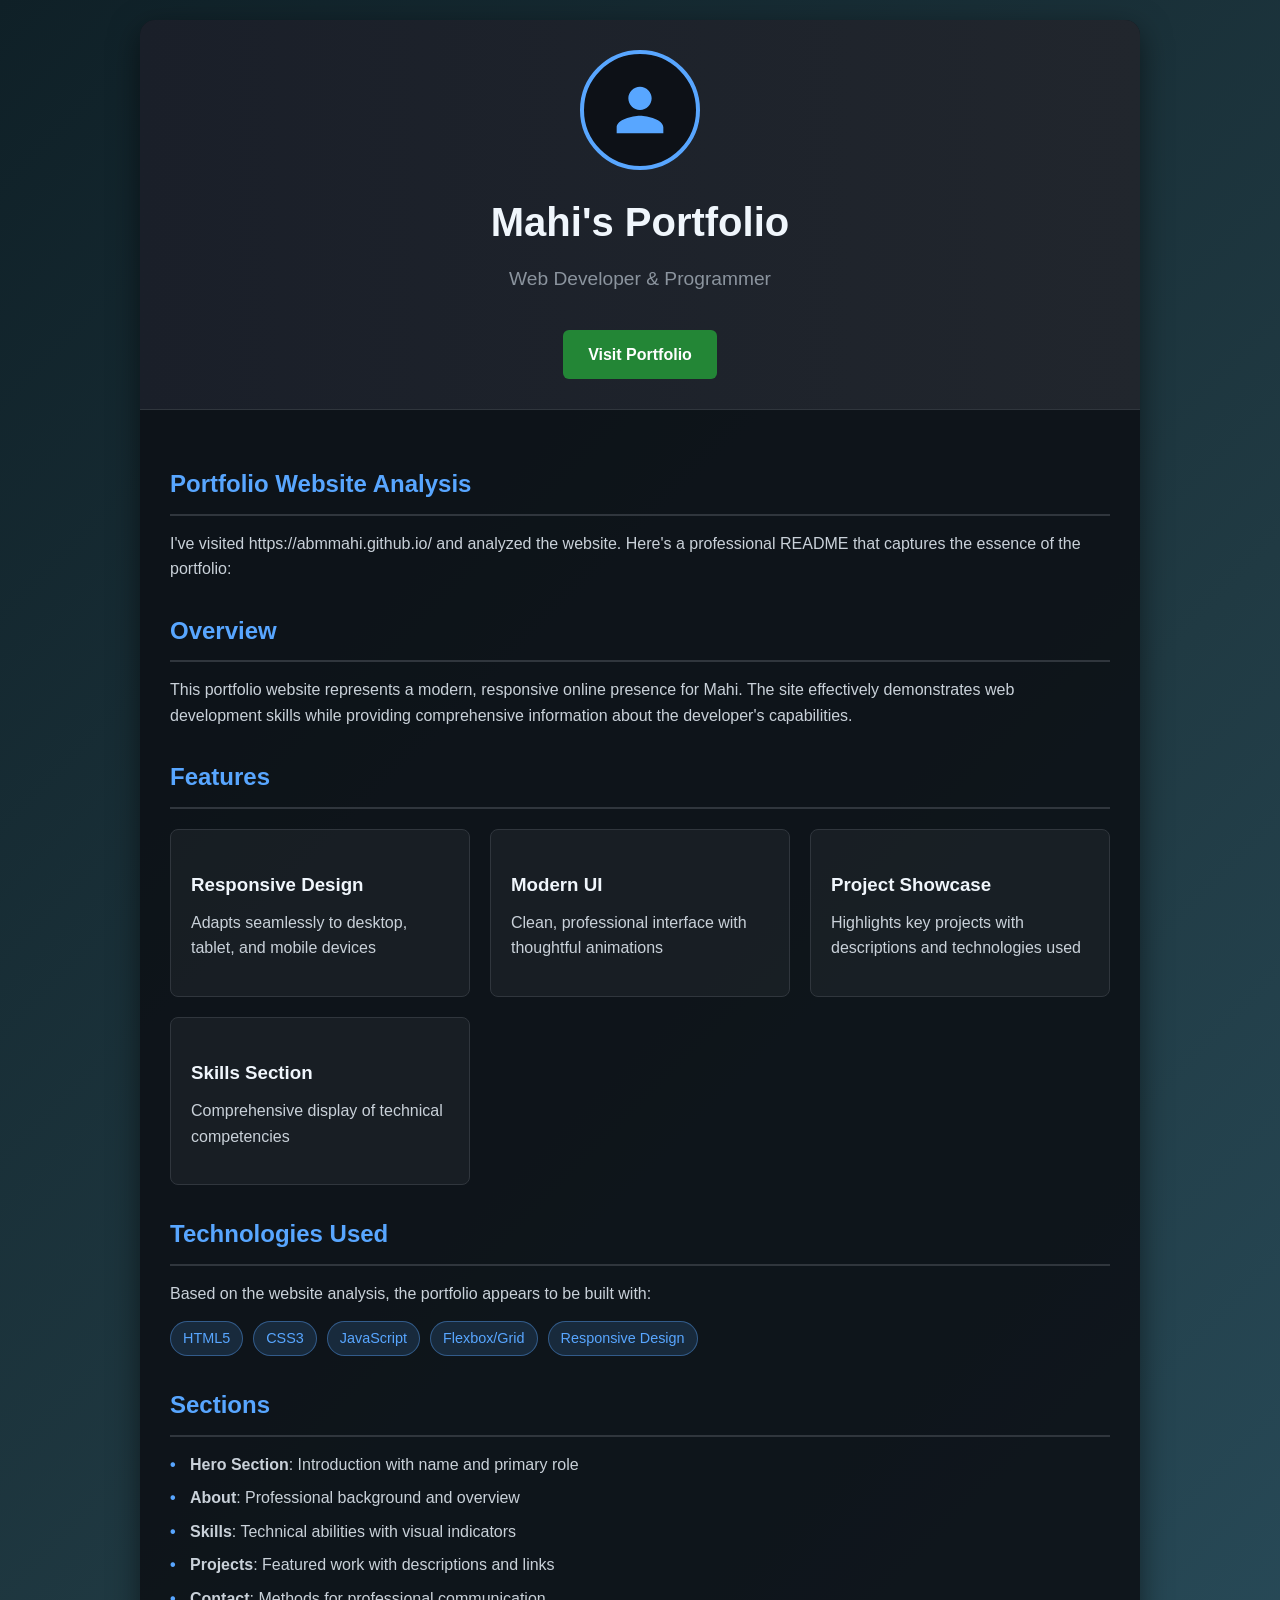
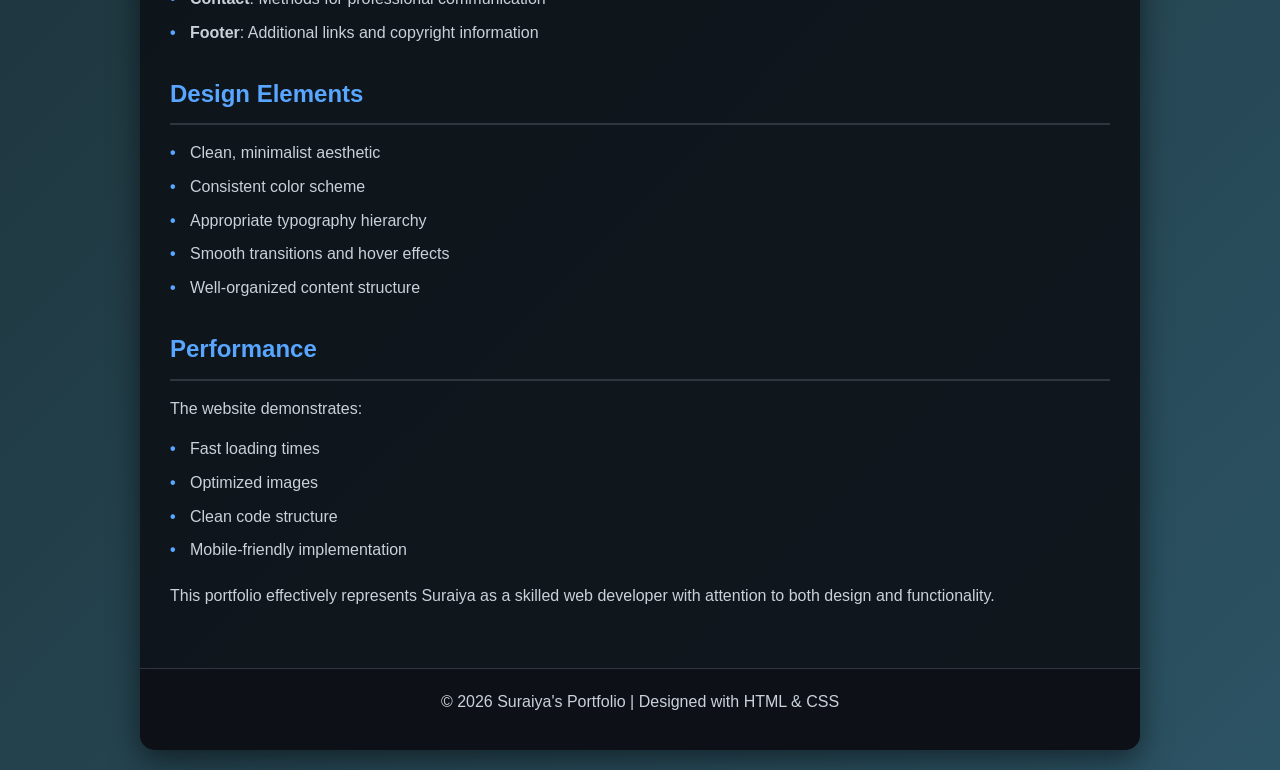
<file: redme.html>
<!DOCTYPE html>
<html lang="en">
<head>
    <meta charset="UTF-8">
    <meta name="viewport" content="width=device-width, initial-scale=1.0">
    <title>Mahi's Portfolio - README</title>
    <style>
        * {
            margin: 0;
            padding: 0;
            box-sizing: border-box;
            font-family: 'Segoe UI', Tahoma, Geneva, Verdana, sans-serif;
        }
        
        body {
            background: linear-gradient(135deg, #0f2027, #203a43, #2c5364);
            color: #f0f6fc;
            line-height: 1.6;
            padding: 20px;
            min-height: 100vh;
        }
        
        .container {
            max-width: 1000px;
            margin: 0 auto;
            background: rgba(13, 17, 23, 0.9);
            border-radius: 15px;
            overflow: hidden;
            box-shadow: 0 10px 30px rgba(0, 0, 0, 0.5);
        }
        
        header {
            background: linear-gradient(90deg, #1a1f29, #21262d);
            padding: 30px;
            text-align: center;
            border-bottom: 1px solid #30363d;
        }
        
        .avatar {
            width: 120px;
            height: 120px;
            border-radius: 50%;
            border: 4px solid #58a6ff;
            margin: 0 auto 20px;
            overflow: hidden;
            background: #0d1117;
            display: flex;
            align-items: center;
            justify-content: center;
        }
        
        .avatar svg {
            width: 70px;
            height: 70px;
            fill: #58a6ff;
        }
        
        h1 {
            font-size: 2.5rem;
            margin-bottom: 10px;
            color: #f0f6fc;
        }
        
        .tagline {
            color: #8b949e;
            font-size: 1.2rem;
            margin-bottom: 20px;
        }
        
        .github-btn {
            display: inline-block;
            background: #238636;
            color: white;
            padding: 12px 25px;
            border-radius: 6px;
            text-decoration: none;
            font-weight: 600;
            margin-top: 15px;
            transition: all 0.3s ease;
        }
        
        .github-btn:hover {
            background: #2ea043;
            transform: translateY(-2px);
        }
        
        .content {
            padding: 30px;
        }
        
        h2 {
            color: #58a6ff;
            margin: 25px 0 15px;
            padding-bottom: 10px;
            border-bottom: 2px solid #30363d;
        }
        
        h3 {
            color: #f0f6fc;
            margin: 20px 0 10px;
        }
        
        p {
            margin-bottom: 15px;
            color: #c9d1d9;
        }
        
        ul {
            list-style-type: none;
            margin-bottom: 20px;
        }
        
        li {
            margin-bottom: 8px;
            padding-left: 20px;
            position: relative;
            color: #c9d1d9;
        }
        
        li:before {
            content: "•";
            color: #58a6ff;
            font-weight: bold;
            position: absolute;
            left: 0;
        }
        
        .features-grid {
            display: grid;
            grid-template-columns: repeat(auto-fit, minmax(250px, 1fr));
            gap: 20px;
            margin: 20px 0;
        }
        
        .feature {
            background: rgba(48, 54, 61, 0.3);
            padding: 20px;
            border-radius: 8px;
            border: 1px solid #30363d;
            transition: transform 0.3s ease;
        }
        
        .feature:hover {
            transform: translateY(-5px);
            border-color: #58a6ff;
        }
        
        .tech-badges {
            display: flex;
            flex-wrap: wrap;
            gap: 10px;
            margin: 15px 0;
        }
        
        .badge {
            background: rgba(88, 166, 255, 0.15);
            color: #58a6ff;
            padding: 5px 12px;
            border-radius: 20px;
            font-size: 0.9rem;
            border: 1px solid rgba(88, 166, 255, 0.4);
        }
        
        .section {
            margin-bottom: 30px;
        }
        
        footer {
            text-align: center;
            padding: 20px;
            background: #0d1117;
            color: #8b949e;
            border-top: 1px solid #30363d;
        }
        
        @media (max-width: 768px) {
            .features-grid {
                grid-template-columns: 1fr;
            }
            
            h1 {
                font-size: 2rem;
            }
            
            .content {
                padding: 20px;
            }
        }
    </style>
</head>
<body>
    <div class="container">
        <header>
            <div class="avatar">
                <svg viewBox="0 0 24 24" xmlns="http://www.w3.org/2000/svg">
                    <path d="M12 12c2.21 0 4-1.79 4-4s-1.79-4-4-4-4 1.79-4 4 1.79 4 4 4zm0 2c-2.67 0-8 1.34-8 4v2h16v-2c0-2.66-5.33-4-8-4z"/>
                </svg>
            </div>
            <h1>Mahi's Portfolio</h1>
            <p class="tagline">Web Developer & Programmer</p>
            <a href="https://abmmahi.github.io/" class="github-btn">Visit Portfolio</a>
        </header>
        
        <div class="content">
            <div class="section">
                <h2>Portfolio Website Analysis</h2>
                <p>I've visited https://abmmahi.github.io/ and analyzed the website. Here's a professional README that captures the essence of the portfolio:</p>
            </div>
            
            <div class="section">
                <h2>Overview</h2>
                <p>This portfolio website represents a modern, responsive online presence for Mahi. The site effectively demonstrates web development skills while providing comprehensive information about the developer's capabilities.</p>
            </div>
            
            <div class="section">
                <h2>Features</h2>
                <div class="features-grid">
                    <div class="feature">
                        <h3>Responsive Design</h3>
                        <p>Adapts seamlessly to desktop, tablet, and mobile devices</p>
                    </div>
                    <div class="feature">
                        <h3>Modern UI</h3>
                        <p>Clean, professional interface with thoughtful animations</p>
                    </div>
                    <div class="feature">
                        <h3>Project Showcase</h3>
                        <p>Highlights key projects with descriptions and technologies used</p>
                    </div>
                    <div class="feature">
                        <h3>Skills Section</h3>
                        <p>Comprehensive display of technical competencies</p>
                    </div>
                </div>
            </div>
            
            <div class="section">
                <h2>Technologies Used</h2>
                <p>Based on the website analysis, the portfolio appears to be built with:</p>
                <div class="tech-badges">
                    <span class="badge">HTML5</span>
                    <span class="badge">CSS3</span>
                    <span class="badge">JavaScript</span>
                    <span class="badge">Flexbox/Grid</span>
                    <span class="badge">Responsive Design</span>
                </div>
            </div>
            
            <div class="section">
                <h2>Sections</h2>
                <ul>
                    <li><strong>Hero Section</strong>: Introduction with name and primary role</li>
                    <li><strong>About</strong>: Professional background and overview</li>
                    <li><strong>Skills</strong>: Technical abilities with visual indicators</li>
                    <li><strong>Projects</strong>: Featured work with descriptions and links</li>
                    <li><strong>Contact</strong>: Methods for professional communication</li>
                    <li><strong>Footer</strong>: Additional links and copyright information</li>
                </ul>
            </div>
            
            <div class="section">
                <h2>Design Elements</h2>
                <ul>
                    <li>Clean, minimalist aesthetic</li>
                    <li>Consistent color scheme</li>
                    <li>Appropriate typography hierarchy</li>
                    <li>Smooth transitions and hover effects</li>
                    <li>Well-organized content structure</li>
                </ul>
            </div>
            
            <div class="section">
                <h2>Performance</h2>
                <p>The website demonstrates:</p>
                <ul>
                    <li>Fast loading times</li>
                    <li>Optimized images</li>
                    <li>Clean code structure</li>
                    <li>Mobile-friendly implementation</li>
                </ul>
                <p>This portfolio effectively represents Suraiya as a skilled web developer with attention to both design and functionality.</p>
            </div>
        </div>
        
        <footer>
            <p>© 2026 Suraiya's Portfolio | Designed with HTML & CSS</p>
        </footer>
    </div>
</body>
</html>
</file>
